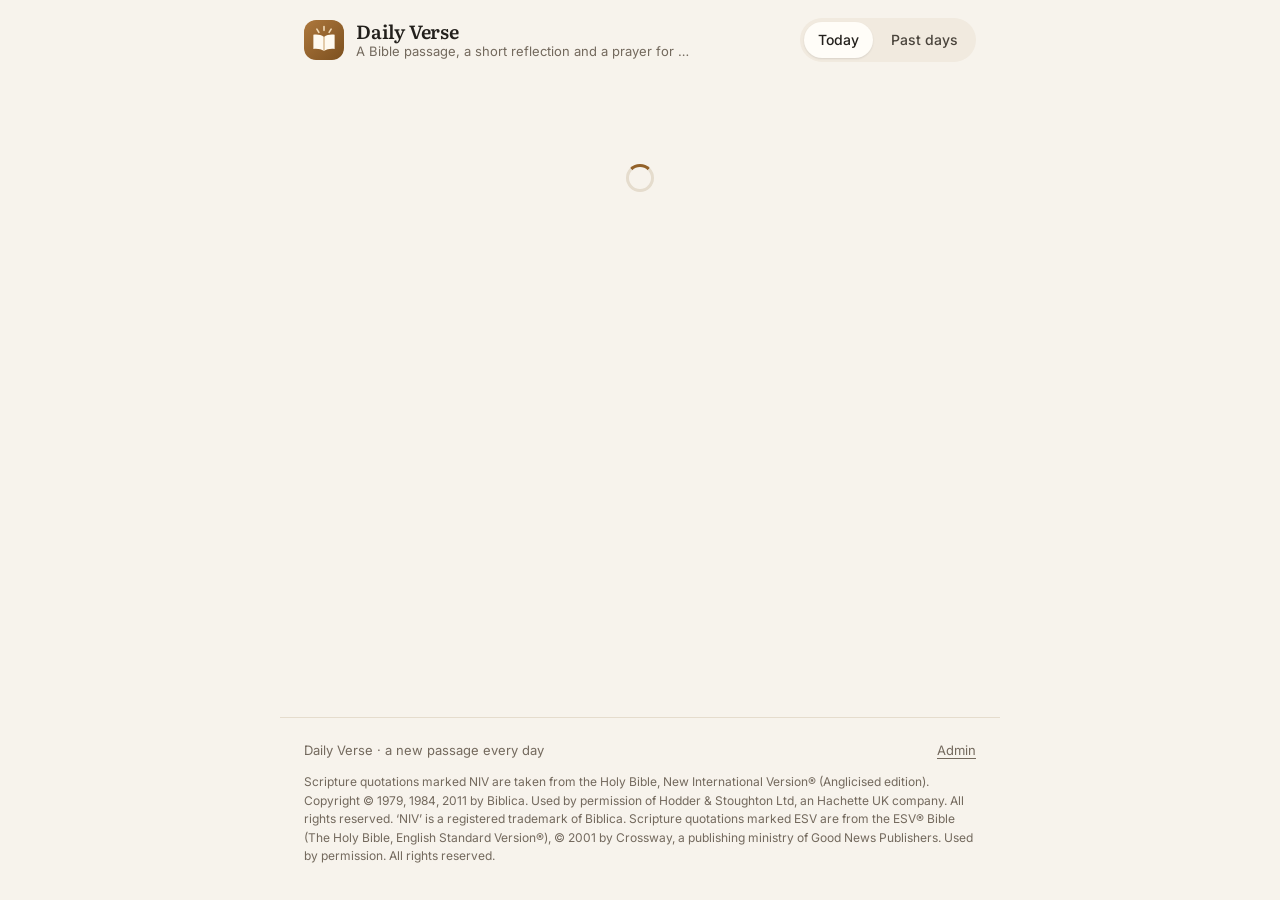
<file: index.html>
<!doctype html>
<html lang="en-GB">
<head>
  <meta charset="utf-8">
  <meta name="viewport" content="width=device-width, initial-scale=1, viewport-fit=cover">
  <title>Daily Verse</title>
  <meta name="description" content="A Bible passage, a short reflection and a prayer for each day, with a discussion anyone can join.">
  <meta property="og:type" content="website">
  <meta property="og:title" content="Daily Verse">
  <meta property="og:description" content="A Bible passage, a short reflection and a prayer for each day. Read it and join the discussion.">
  <meta property="og:url" content="https://iolom.github.io/daily-verse/">
  <meta property="og:image" content="https://iolom.github.io/daily-verse/assets/og.png">
  <meta property="og:image:width" content="1200">
  <meta property="og:image:height" content="630">
  <meta name="twitter:card" content="summary_large_image">
  <meta name="theme-color" content="#f7f3ec" media="(prefers-color-scheme: light)">
  <meta name="theme-color" content="#131210" media="(prefers-color-scheme: dark)">
  <link rel="icon" href="assets/icon.svg" type="image/svg+xml">
  <link rel="icon" href="assets/icon-192.png" type="image/png" sizes="192x192">
  <link rel="apple-touch-icon" href="assets/apple-touch-icon.png">
  <link rel="manifest" href="manifest.webmanifest">
  <link rel="preconnect" href="https://fonts.googleapis.com">
  <link rel="preconnect" href="https://fonts.gstatic.com" crossorigin>
  <link rel="stylesheet" href="https://fonts.googleapis.com/css2?family=Inter:wght@400;500;600&family=Literata:ital,opsz,wght@0,7..72,400;0,7..72,500;0,7..72,600;1,7..72,400&display=swap">
  <link rel="stylesheet" href="assets/style.css?v=2">
</head>
<body>
  <a class="skip" href="#main">Skip to the passage</a>

  <header class="site-header">
    <div class="wrap">
      <a class="brand" href="#/">
        <img class="brand-mark" src="assets/icon.svg" alt="" width="40" height="40">
        <span class="brand-text">
          <span class="brand-title" data-site-title>Daily Verse</span>
          <span class="brand-tagline" data-site-tagline>A Bible passage, a short reflection and a prayer for each day.</span>
        </span>
      </a>
      <nav class="tabs" aria-label="Main">
        <a href="#/" data-nav="today">Today</a>
        <a href="#/past" data-nav="past">Past days</a>
        <a href="admin.html" class="admin-pill" data-admin-only hidden>Admin</a>
      </nav>
    </div>
  </header>

  <main id="main" class="wrap" tabindex="-1">
    <div id="view">
      <div class="loading" role="status"><div class="spinner" aria-hidden="true"></div><span class="sr-only">Loading</span></div>
    </div>
    <noscript><p class="notice">This site needs JavaScript turned on to show the daily passage.</p></noscript>
  </main>

  <footer class="wrap site-footer">
    <span><span data-site-title>Daily Verse</span> &middot; a new passage every day</span>
    <a href="admin.html" data-visitor-only>Admin</a>
    <p class="legal">Scripture quotations marked NIV are taken from the Holy Bible, New International Version&reg; (Anglicised edition). Copyright &copy; 1979, 1984, 2011 by Biblica. Used by permission of Hodder &amp; Stoughton Ltd, an Hachette UK company. All rights reserved. &lsquo;NIV&rsquo; is a registered trademark of Biblica.
      Scripture quotations marked ESV are from the ESV&reg; Bible (The Holy Bible, English Standard Version&reg;), &copy; 2001 by Crossway, a publishing ministry of Good News Publishers. Used by permission. All rights reserved.</p>
  </footer>

  <script src="assets/vendor/supabase.js"></script>
  <script src="assets/config.js?v=2"></script>
  <script src="assets/common.js?v=2"></script>
  <script src="assets/app.js?v=2"></script>
</body>
</html>
</file>
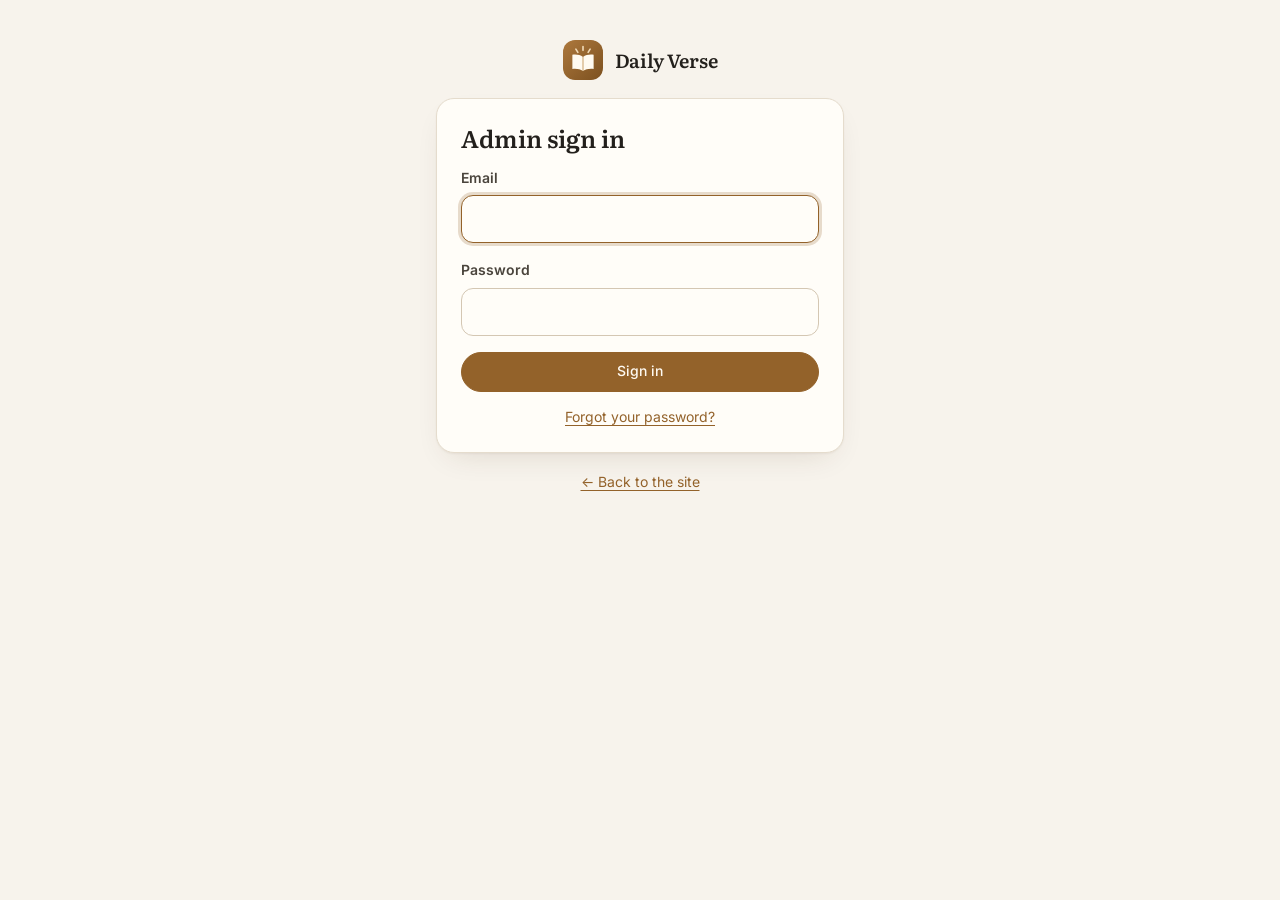
<file: admin.html>
<!doctype html>
<html lang="en-GB">
<head>
  <meta charset="utf-8">
  <meta name="viewport" content="width=device-width, initial-scale=1, viewport-fit=cover">
  <title>Admin · Daily Verse</title>
  <meta name="robots" content="noindex">
  <meta name="theme-color" content="#fffdf8" media="(prefers-color-scheme: light)">
  <meta name="theme-color" content="#1c1a17" media="(prefers-color-scheme: dark)">
  <link rel="icon" href="assets/icon.svg" type="image/svg+xml">
  <link rel="apple-touch-icon" href="assets/apple-touch-icon.png">
  <link rel="preconnect" href="https://fonts.googleapis.com">
  <link rel="preconnect" href="https://fonts.gstatic.com" crossorigin>
  <link rel="stylesheet" href="https://fonts.googleapis.com/css2?family=Inter:wght@400;500;600&family=Literata:ital,opsz,wght@0,7..72,400;0,7..72,500;0,7..72,600;1,7..72,400&display=swap">
  <link rel="stylesheet" href="assets/style.css?v=2">
</head>
<body>
  <div id="admin">
    <div class="loading" role="status"><div class="spinner" aria-hidden="true"></div><span class="sr-only">Loading</span></div>
  </div>
  <noscript><p class="notice">The admin page needs JavaScript turned on.</p></noscript>

  <script src="assets/vendor/supabase.js"></script>
  <script src="assets/config.js?v=2"></script>
  <script src="assets/common.js?v=2"></script>
  <script src="assets/admin.js?v=2"></script>
</body>
</html>
</file>
<file: assets/style.css>
/* Daily Verse — shared styles for the public site and the admin page */

:root {
  --bg: #f7f3ec;
  --surface: #fffdf8;
  --surface-2: #f1eadf;
  --ink: #23201c;
  --ink-2: #4a443c;
  --muted: #73695d;
  --line: #e5dccd;
  --line-strong: #d4c7b3;
  --accent: #93622a;
  --accent-strong: #784e1e;
  --accent-ink: #fffaf2;
  --accent-soft: #f3e7d4;
  --accent-ring: rgba(147, 98, 42, .22);
  --danger: #ad3f2c;
  --ok: #3b7350;
  --shadow: 0 1px 2px rgba(70, 45, 15, .05), 0 12px 32px -14px rgba(70, 45, 15, .16);
  --radius: 18px;
  --radius-sm: 12px;
  --serif: 'Literata', Georgia, 'Times New Roman', serif;
  --sans: 'Inter', system-ui, -apple-system, 'Segoe UI', Roboto, Helvetica, Arial, sans-serif;
  color-scheme: light;
}

@media (prefers-color-scheme: dark) {
  :root {
    --bg: #131210;
    --surface: #1c1a17;
    --surface-2: #26231e;
    --ink: #eee8de;
    --ink-2: #d4ccbf;
    --muted: #a4998b;
    --line: #302c26;
    --line-strong: #423c35;
    --accent: #dcae6c;
    --accent-strong: #e9c38c;
    --accent-ink: #1d1509;
    --accent-soft: #2c2419;
    --accent-ring: rgba(220, 174, 108, .25);
    --danger: #e78a77;
    --ok: #8bc79c;
    --shadow: 0 12px 32px -16px rgba(0, 0, 0, .7);
    color-scheme: dark;
  }
}

*, *::before, *::after { box-sizing: border-box; }
html { -webkit-text-size-adjust: 100%; }
body {
  margin: 0;
  min-height: 100vh;
  display: flex;
  flex-direction: column;
  background: var(--bg);
  color: var(--ink);
  font: 16px/1.6 var(--sans);
  -webkit-font-smoothing: antialiased;
  text-rendering: optimizeLegibility;
}
main { flex: 1 0 auto; }
[hidden] { display: none !important; }
h1, h2, h3 { margin: 0; line-height: 1.25; font-weight: 600; }
p { margin: 0; }
a { color: var(--accent); text-decoration-thickness: 1px; text-underline-offset: 3px; }
a:hover { color: var(--accent-strong); }
:focus-visible { outline: 2px solid var(--accent); outline-offset: 2px; border-radius: 6px; }
img, video, iframe { max-width: 100%; }
svg { flex: none; }
.sr-only {
  position: absolute !important; width: 1px; height: 1px; padding: 0; margin: -1px;
  overflow: hidden; clip: rect(0 0 0 0); white-space: nowrap; border: 0;
}
.skip { position: absolute; left: -9999px; top: 8px; z-index: 20; background: var(--surface); padding: 8px 12px; border-radius: 8px; }
.skip:focus { left: 12px; }
.muted { color: var(--muted); }
.small { font-size: 14px; }
.center { text-align: center; }

.wrap { width: 100%; max-width: 720px; margin: 0 auto; padding-left: 16px; padding-right: 16px; }
.wrap.wide { max-width: 980px; }
@media (min-width: 640px) { .wrap { padding-left: 24px; padding-right: 24px; } }

/* ---------------------------------------------------------------- header */

.site-header { padding: 18px 0 6px; }
.site-header .wrap { display: flex; align-items: center; justify-content: space-between; gap: 12px 16px; flex-wrap: wrap; }
.brand { display: flex; align-items: center; gap: 12px; min-width: 0; color: var(--ink); text-decoration: none; }
.brand:hover { color: var(--ink); }
.brand-mark { width: 40px; height: 40px; border-radius: 12px; display: block; flex: none; }
.brand-text { display: flex; flex-direction: column; min-width: 0; }
.brand-title { font: 600 19px/1.2 var(--serif); letter-spacing: -.01em; }
.brand-tagline { font-size: 13px; line-height: 1.35; color: var(--muted); max-width: 42ch; overflow: hidden; text-overflow: ellipsis; white-space: nowrap; }
@media (max-width: 560px) { .brand-tagline { display: none; } }

.tabs { display: flex; align-items: center; gap: 4px; padding: 4px; border-radius: 999px; background: var(--surface-2); }
.tabs a { padding: 7px 14px; border-radius: 999px; font-size: 14px; font-weight: 500; color: var(--ink-2); text-decoration: none; white-space: nowrap; }
.tabs a:hover { color: var(--ink); }
.tabs a.active { background: var(--surface); color: var(--ink); box-shadow: 0 1px 2px rgba(0, 0, 0, .1); }
.tabs .admin-pill { color: var(--accent); }
@media (max-width: 430px) {
  .site-header .brand { gap: 10px; }
  .site-header .brand-mark { width: 34px; height: 34px; border-radius: 10px; }
  .site-header .brand-title { font-size: 17px; }
  .tabs a { padding: 7px 11px; font-size: 13.5px; }
}

/* ---------------------------------------------------------------- buttons + forms */

.btn {
  display: inline-flex; align-items: center; justify-content: center; gap: 8px;
  min-height: 40px; padding: 8px 16px; border-radius: 999px;
  border: 1px solid var(--line-strong); background: var(--surface); color: var(--ink);
  font: 500 14px/1.2 var(--sans); text-decoration: none; cursor: pointer;
  transition: background-color .15s, border-color .15s, color .15s;
}
.btn:hover { background: var(--surface-2); color: var(--ink); }
.btn:disabled, .btn.is-busy { opacity: .6; cursor: default; pointer-events: none; }
.btn svg { width: 18px; height: 18px; }
.btn-primary { background: var(--accent); border-color: var(--accent); color: var(--accent-ink); }
.btn-primary:hover { background: var(--accent-strong); border-color: var(--accent-strong); color: var(--accent-ink); }
.btn-quiet { background: var(--surface-2); border-color: transparent; }
.btn-quiet:hover { background: var(--line); }
.btn-danger { background: transparent; color: var(--danger); border-color: var(--line-strong); }
.btn-danger:hover { background: var(--surface-2); color: var(--danger); }
.btn-block { width: 100%; }
.btn-small { min-height: 32px; padding: 5px 12px; font-size: 13px; }
.link {
  background: none; border: 0; padding: 0; margin: 0; cursor: pointer;
  color: var(--accent); font: inherit; text-decoration: underline; text-underline-offset: 3px;
}
.link:hover { color: var(--accent-strong); }

.field { display: flex; flex-direction: column; gap: 6px; min-width: 0; }
.field > label, .field-label { font-size: 14px; font-weight: 600; color: var(--ink-2); }
.field.narrow { max-width: 280px; }
.opt { font-weight: 400; font-size: 13px; color: var(--muted); }
.hint { font-size: 13px; line-height: 1.5; color: var(--muted); }
input[type=text], input[type=email], input[type=password], input[type=url], input[type=date],
input[type=search], input:not([type]), textarea, select {
  width: 100%; min-width: 0; margin: 0;
  padding: 11px 14px; border-radius: var(--radius-sm);
  border: 1px solid var(--line-strong); background: var(--surface); color: var(--ink);
  font: 16px/1.5 var(--sans);
  transition: border-color .15s, box-shadow .15s;
}
input[type=date] { min-height: 46px; }
select { appearance: none; -webkit-appearance: none; padding-right: 40px; cursor: pointer;
  background-image: url("data:image/svg+xml,%3Csvg xmlns='http://www.w3.org/2000/svg' viewBox='0 0 24 24'%3E%3Cpath d='M6 9l6 6 6-6' fill='none' stroke='%23887b6c' stroke-width='2' stroke-linecap='round' stroke-linejoin='round'/%3E%3C/svg%3E");
  background-repeat: no-repeat; background-position: right 12px center; background-size: 18px; }
textarea { min-height: 96px; resize: vertical; line-height: 1.55; }
input::placeholder, textarea::placeholder { color: var(--muted); opacity: .8; }
input:focus, textarea:focus, select:focus { outline: none; border-color: var(--accent); box-shadow: 0 0 0 3px var(--accent-ring); }
input[readonly] { background: var(--surface-2); }
.form-msg { font-size: 14px; color: var(--muted); }
.form-msg:empty { display: none; }
.form-msg.err { color: var(--danger); }
.form-msg.ok { color: var(--ok); }
.stack { display: flex; flex-direction: column; gap: 16px; }
.row { display: flex; align-items: center; gap: 8px; flex-wrap: wrap; }
.hp { position: absolute; left: -10000px; width: 1px; height: 1px; overflow: hidden; }

/* ---------------------------------------------------------------- loading, empty, notices, toast */

.loading { display: grid; place-items: center; padding: 96px 0; }
.spinner { width: 28px; height: 28px; border-radius: 50%; border: 3px solid var(--line); border-top-color: var(--accent); animation: spin .8s linear infinite; }
@keyframes spin { to { transform: rotate(360deg); } }
@media (prefers-reduced-motion: reduce) { .spinner { animation-duration: 2.4s; } }

.empty { text-align: center; padding: 72px 8px 56px; }
.empty h1 { font: 600 26px/1.3 var(--serif); margin-bottom: 8px; }
.empty-mark { width: 56px; height: 56px; margin: 0 auto 16px; border-radius: 16px; display: grid; place-items: center; background: var(--accent-soft); color: var(--accent); }
.empty-mark svg { width: 28px; height: 28px; }

.notice { margin: 0 0 16px; padding: 12px 16px; border-radius: var(--radius-sm); background: var(--surface-2); color: var(--ink-2); font-size: 15px; }
.notice-admin { background: var(--accent-soft); color: var(--ink); }

.toast {
  position: fixed; left: 50%; bottom: calc(20px + env(safe-area-inset-bottom)); z-index: 50;
  max-width: calc(100% - 32px); padding: 10px 18px; border-radius: 999px;
  background: var(--ink); color: var(--bg); font-size: 14px; font-weight: 500;
  opacity: 0; pointer-events: none; transform: translate(-50%, 16px);
  transition: opacity .2s, transform .2s;
}
.toast.show { opacity: 1; transform: translate(-50%, 0); }
.toast.err { background: var(--danger); color: #fff; }

/* ---------------------------------------------------------------- a day */

.day { padding: 4px 0 48px; }
.day-nav { display: grid; grid-template-columns: 44px 1fr 44px; align-items: center; gap: 8px; margin: 10px 0 18px; }
.day-arrow { width: 44px; height: 44px; border-radius: 50%; display: grid; place-items: center; color: var(--ink-2); text-decoration: none; }
a.day-arrow:hover { background: var(--surface-2); color: var(--ink); }
.day-arrow svg { width: 22px; height: 22px; }
.day-arrow.is-off { opacity: .22; }
.day-when { display: flex; flex-direction: column; align-items: center; text-align: center; }
.day-label { font-size: 12px; font-weight: 600; letter-spacing: .14em; text-transform: uppercase; color: var(--accent); }
.day-date { font: 500 17px/1.35 var(--serif); }

.verse-card {
  position: relative; overflow: hidden;
  padding: 30px 22px 18px; border-radius: 22px;
  background: var(--surface); border: 1px solid var(--line); box-shadow: var(--shadow);
}
.verse-card::before { content: ''; position: absolute; left: 0; right: 0; top: 0; height: 4px; background: var(--accent); opacity: .85; }
@media (min-width: 640px) { .verse-card { padding: 44px 44px 22px; } }
.day-title { font: 600 20px/1.3 var(--serif); color: var(--ink); margin-bottom: 14px; letter-spacing: -.005em; }
@media (min-width: 640px) { .day-title { font-size: 22px; } }
.verse { margin: 0; font: 400 21px/1.6 var(--serif); color: var(--ink); letter-spacing: -.003em; }
@media (min-width: 640px) { .verse { font-size: 24px; } }
.verse p + p { margin-top: .75em; }
.vn { font: 600 .52em/0 var(--sans); color: var(--accent); vertical-align: super; margin-right: .18em; letter-spacing: 0; }
.ref { margin-top: 18px; font: 600 15px/1.4 var(--sans); color: var(--accent); }
.ref .tr { margin-left: 4px; font-size: 13px; font-weight: 500; color: var(--muted); }
.verse-actions { display: flex; flex-wrap: wrap; gap: 8px; margin-top: 20px; padding-top: 14px; border-top: 1px solid var(--line); }
@media (max-width: 430px) { .verse-actions .btn { padding: 8px 13px; font-size: 13.5px; gap: 6px; } }

.block { margin-top: 32px; }
.label { margin-bottom: 12px; font: 600 12px/1.2 var(--sans); letter-spacing: .14em; text-transform: uppercase; color: var(--muted); }
.prose { font: 400 18px/1.75 var(--serif); color: var(--ink-2); overflow-wrap: break-word; }
.prose p + p { margin-top: 1em; }
.prose strong { color: var(--ink); }
.prayer { padding: 22px 22px 24px; border-radius: var(--radius); background: var(--accent-soft); }
.prayer .label { color: var(--accent); }
.prayer .prose { color: var(--ink); font-style: italic; }
.admin-edit { margin-top: 24px; }

.video-frame { position: relative; aspect-ratio: 16 / 9; overflow: hidden; border-radius: var(--radius); background: #000; }
.video-frame.vertical { aspect-ratio: 9 / 16; width: min(100%, 380px); margin: 0 auto; }
.video-frame iframe { position: absolute; inset: 0; width: 100%; height: 100%; border: 0; }
.video-file { display: block; width: 100%; max-height: 78vh; border-radius: var(--radius); background: #000; }

/* ---------------------------------------------------------------- discussion */

.discussion { margin-top: 44px; padding-top: 28px; border-top: 1px solid var(--line); }
.disc-head h2 { display: flex; align-items: center; gap: 10px; margin-bottom: 4px; font: 600 23px/1.3 var(--serif); }
.count { padding: 4px 9px; border-radius: 999px; background: var(--surface-2); color: var(--ink-2); font: 600 13px/1 var(--sans); }
.count:empty { display: none; }
.comments { list-style: none; margin: 16px 0 0; padding: 0; }
.comment, .mod-item { display: grid; grid-template-columns: 36px 1fr; gap: 12px; padding: 14px 0; }
.comment + .comment { border-top: 1px solid var(--line); }
.avatar { width: 36px; height: 36px; border-radius: 50%; display: grid; place-items: center; font: 600 15px/1 var(--sans);
  background: hsl(var(--h, 30) 42% 87%); color: hsl(var(--h, 30) 40% 28%); }
@media (prefers-color-scheme: dark) { .avatar { background: hsl(var(--h, 30) 22% 25%); color: hsl(var(--h, 30) 48% 82%); } }
.c-main { min-width: 0; }
.c-head { display: flex; flex-wrap: wrap; align-items: baseline; gap: 4px 8px; }
.c-name { font-weight: 600; }
.c-head time { font-size: 13px; color: var(--muted); }
.badge { padding: 2px 8px; border-radius: 999px; background: var(--accent-soft); color: var(--accent); font-size: 11px; font-weight: 600; letter-spacing: .05em; text-transform: uppercase; }
.you { font-size: 13px; color: var(--muted); }
.c-body { margin-top: 2px; color: var(--ink-2); overflow-wrap: anywhere; }
.c-del { margin-top: 6px; font-size: 13px; color: var(--muted); }
.empty-comments { padding: 18px; border-radius: var(--radius-sm); background: var(--surface-2); color: var(--muted); text-align: center; list-style: none; }
.comment-form { display: flex; flex-direction: column; gap: 14px; margin-top: 20px; padding: 18px; border-radius: var(--radius); background: var(--surface); border: 1px solid var(--line); }
.form-foot { display: flex; align-items: center; justify-content: space-between; gap: 10px 16px; flex-wrap: wrap; }
.form-foot .form-msg { flex: 1 1 220px; }
.form-foot .form-msg:empty { display: block; }

/* ---------------------------------------------------------------- past days + lists */

.past { padding: 18px 0 48px; }
.past-head h1 { font: 600 30px/1.2 var(--serif); margin-bottom: 4px; }
.search { margin: 20px 0 4px; }
.no-match { margin-top: 20px; }
.month { margin: 30px 0 10px; font: 600 12px/1.2 var(--sans); letter-spacing: .14em; text-transform: uppercase; color: var(--muted); }
.post-list { list-style: none; margin: 0; padding: 0; overflow: hidden; border-radius: var(--radius); background: var(--surface); border: 1px solid var(--line); }
.post-list li + li { border-top: 1px solid var(--line); }
.post-row { display: grid; grid-template-columns: 46px minmax(0, 1fr) auto; align-items: center; gap: 14px; padding: 14px 16px; color: var(--ink); text-decoration: none; }
.post-row:hover { background: var(--surface-2); color: var(--ink); }
.pr-date { display: flex; flex-direction: column; align-items: center; line-height: 1.1; }
.pr-num { font: 600 22px/1 var(--serif); }
.pr-wd { margin-top: 4px; font-size: 11px; font-weight: 600; letter-spacing: .06em; text-transform: uppercase; color: var(--muted); }
.pr-main { display: flex; flex-direction: column; gap: 2px; min-width: 0; }
.pr-ref { font-weight: 600; overflow: hidden; text-overflow: ellipsis; white-space: nowrap; }
.pr-title { font-weight: 400; color: var(--muted); }
.pr-snippet { overflow: hidden; text-overflow: ellipsis; white-space: nowrap; font: 15px/1.45 var(--serif); color: var(--muted); }
.pr-meta { display: flex; align-items: center; gap: 10px; font-size: 13px; color: var(--muted); }
.pr-icon { display: inline-flex; align-items: center; gap: 4px; }
.pr-icon svg { width: 16px; height: 16px; }
.pr-count { white-space: nowrap; }

/* ---------------------------------------------------------------- footer */

.site-footer { margin-top: 24px; padding-top: 22px; padding-bottom: 34px; border-top: 1px solid var(--line); display: flex; justify-content: space-between; flex-wrap: wrap; gap: 8px 16px; font-size: 13px; color: var(--muted); }
.site-footer a { color: var(--muted); }
.site-footer .legal { flex-basis: 100%; margin-top: 4px; font-size: 12px; line-height: 1.55; }

/* ---------------------------------------------------------------- admin */

.auth-wrap { width: 100%; max-width: 440px; margin: 0 auto; padding: 40px 16px 56px; display: flex; flex-direction: column; gap: 18px; }
.auth-brand { align-self: center; }
.card { padding: 24px; border-radius: var(--radius); background: var(--surface); border: 1px solid var(--line); box-shadow: var(--shadow); }
.auth-card { display: flex; flex-direction: column; gap: 14px; }
.auth-card h1 { font: 600 24px/1.25 var(--serif); }

.admin-head { position: sticky; top: 0; z-index: 5; background: var(--surface); border-bottom: 1px solid var(--line); }
.admin-head-in { display: flex; align-items: center; justify-content: space-between; gap: 12px; flex-wrap: wrap; padding-top: 12px; padding-bottom: 6px; }
.admin-head .brand-title { font-size: 18px; }
.eyebrow { font: 600 11px/1.2 var(--sans); letter-spacing: .14em; text-transform: uppercase; color: var(--accent); }
.admin-head-actions { display: flex; gap: 8px; }
.admin-tabs { display: flex; gap: 4px; overflow-x: auto; scrollbar-width: none; -webkit-overflow-scrolling: touch; }
.admin-tabs::-webkit-scrollbar { display: none; }
.admin-tabs a { padding: 12px 10px 10px; border-bottom: 2px solid transparent; color: var(--muted); font-size: 15px; font-weight: 500; text-decoration: none; white-space: nowrap; }
.admin-tabs a:hover { color: var(--ink); }
.admin-tabs a[aria-current=page] { color: var(--ink); border-bottom-color: var(--accent); }
@media (max-width: 639px) {
  .admin-head { position: static; }
  .admin-head-in { flex-wrap: nowrap; padding-top: 10px; }
  .admin-head .brand { flex: 1; gap: 10px; }
  .admin-head .brand-mark { width: 32px; height: 32px; border-radius: 9px; }
  .admin-head .brand-title { font-size: 16px; white-space: nowrap; overflow: hidden; text-overflow: ellipsis; }
  .admin-head-actions { flex: none; gap: 6px; }
  .admin-head-actions .btn { min-height: 34px; padding: 6px 11px; font-size: 13px; }
}
.admin-main { padding-top: 26px; padding-bottom: 64px; }
.admin-main:focus { outline: none; }

.panel-head { display: flex; align-items: flex-end; justify-content: space-between; gap: 14px 20px; flex-wrap: wrap; margin-bottom: 12px; }
.panel-head h1 { font: 600 28px/1.2 var(--serif); }
.lede { margin-top: 4px; color: var(--ink-2); }
.back { display: inline-block; margin-bottom: 6px; text-decoration: none; }
.jump input { width: auto; }
.subhead { margin: 30px 0 10px; font: 600 12px/1.2 var(--sans); letter-spacing: .14em; text-transform: uppercase; color: var(--muted); }

.tiles { display: grid; grid-template-columns: repeat(auto-fill, minmax(150px, 1fr)); gap: 10px; margin-top: 16px; }
@media (max-width: 420px) { .tiles { grid-template-columns: 1fr 1fr; } }
.tile {
  display: flex; flex-direction: column; gap: 6px; min-height: 116px; padding: 14px;
  border-radius: var(--radius-sm); border: 1px solid var(--line); background: var(--surface);
  color: var(--ink); text-decoration: none; transition: border-color .15s, background-color .15s;
}
.tile:hover { border-color: var(--accent); color: var(--ink); }
.tile.empty { border-style: dashed; border-color: var(--line-strong); background: transparent; }
.tile.empty:hover { background: var(--surface); border-color: var(--accent); }
.tile.is-today { border-color: var(--accent); box-shadow: inset 0 0 0 1px var(--accent); }
.t-when { display: flex; justify-content: space-between; gap: 6px; font-size: 13px; color: var(--muted); }
.t-wd { font-weight: 600; color: var(--ink-2); }
.t-ref { margin-top: auto; font: 600 16px/1.3 var(--serif); overflow-wrap: anywhere; }
.t-state { font-size: 12px; color: var(--muted); }
.t-state.live { color: var(--ok); font-weight: 600; }
.t-add { margin-top: auto; font-size: 14px; font-weight: 600; color: var(--accent); }

.chip { padding: 3px 9px; border-radius: 999px; background: var(--surface-2); color: var(--muted); font-size: 12px; font-weight: 600; white-space: nowrap; }
.chip-live { background: rgba(59, 115, 80, .14); color: var(--ok); }
.chip-scheduled { background: var(--accent-soft); color: var(--accent); }

.mod-list { list-style: none; margin: 8px 0 0; padding: 0 18px; border-radius: var(--radius); background: var(--surface); border: 1px solid var(--line); }
.mod-item { grid-template-columns: 36px minmax(0, 1fr) auto; align-items: start; }
.mod-item + .mod-item { border-top: 1px solid var(--line); }

.settings-grid { display: grid; gap: 16px; grid-template-columns: 1fr; max-width: 640px; }
.settings-grid h2 { font: 600 18px/1.3 var(--serif); }
.copy-row { display: flex; gap: 8px; }
.copy-row input { flex: 1; }

.editor .stack { gap: 20px; }
.grid-2 { display: grid; grid-template-columns: 1fr; gap: 16px; }
@media (min-width: 640px) { .grid-2 { grid-template-columns: 220px 1fr; } }
.fieldset { margin: 0; padding: 16px 16px 18px; border-radius: var(--radius); border: 1px solid var(--line); background: var(--surface); display: flex; flex-direction: column; gap: 14px; min-width: 0; }
.fieldset legend { padding: 0 6px; font-size: 15px; font-weight: 600; }
.grid-ref { display: grid; grid-template-columns: 1fr; gap: 14px; }
@media (min-width: 640px) { .grid-ref { grid-template-columns: minmax(0, 1fr) auto; align-items: end; } }
.seg { display: inline-flex; gap: 4px; width: max-content; padding: 4px; border-radius: 999px; background: var(--surface-2); }
.seg-option { position: relative; display: block; }
.seg-option input { position: absolute; inset: 0; width: 100%; height: 100%; margin: 0; opacity: 0; cursor: pointer; }
.seg-option span { display: block; min-width: 68px; padding: 9px 18px; border-radius: 999px; text-align: center; font-size: 14px; font-weight: 600; color: var(--ink-2); }
.seg-option input:checked + span { background: var(--accent); color: var(--accent-ink); }
.seg-option input:focus-visible + span { outline: 2px solid var(--accent); outline-offset: 2px; }
.open-row { display: flex; flex-wrap: wrap; gap: 8px; }
.upload-row { display: flex; align-items: center; gap: 10px; flex-wrap: wrap; }
.upload-row .btn { position: relative; }
.progress { display: flex; flex-direction: column; gap: 6px; }
.progress-track { height: 8px; overflow: hidden; border-radius: 99px; background: var(--surface-2); }
.progress-bar { width: 0; height: 100%; background: var(--accent); transition: width .2s; }
.video-preview:empty { display: none; }
.video-preview .video-frame, .video-preview .video-file { max-width: 480px; }
.editor-actions {
  position: sticky; bottom: 0; z-index: 3;
  display: flex; align-items: center; gap: 8px; flex-wrap: wrap;
  margin: 0 -16px; padding: 12px 16px calc(12px + env(safe-area-inset-bottom));
  background: var(--bg); border-top: 1px solid var(--line);
}
@media (min-width: 640px) { .editor-actions { margin: 0 -24px; padding-left: 24px; padding-right: 24px; } }
.spacer { flex: 1; }
</file>
